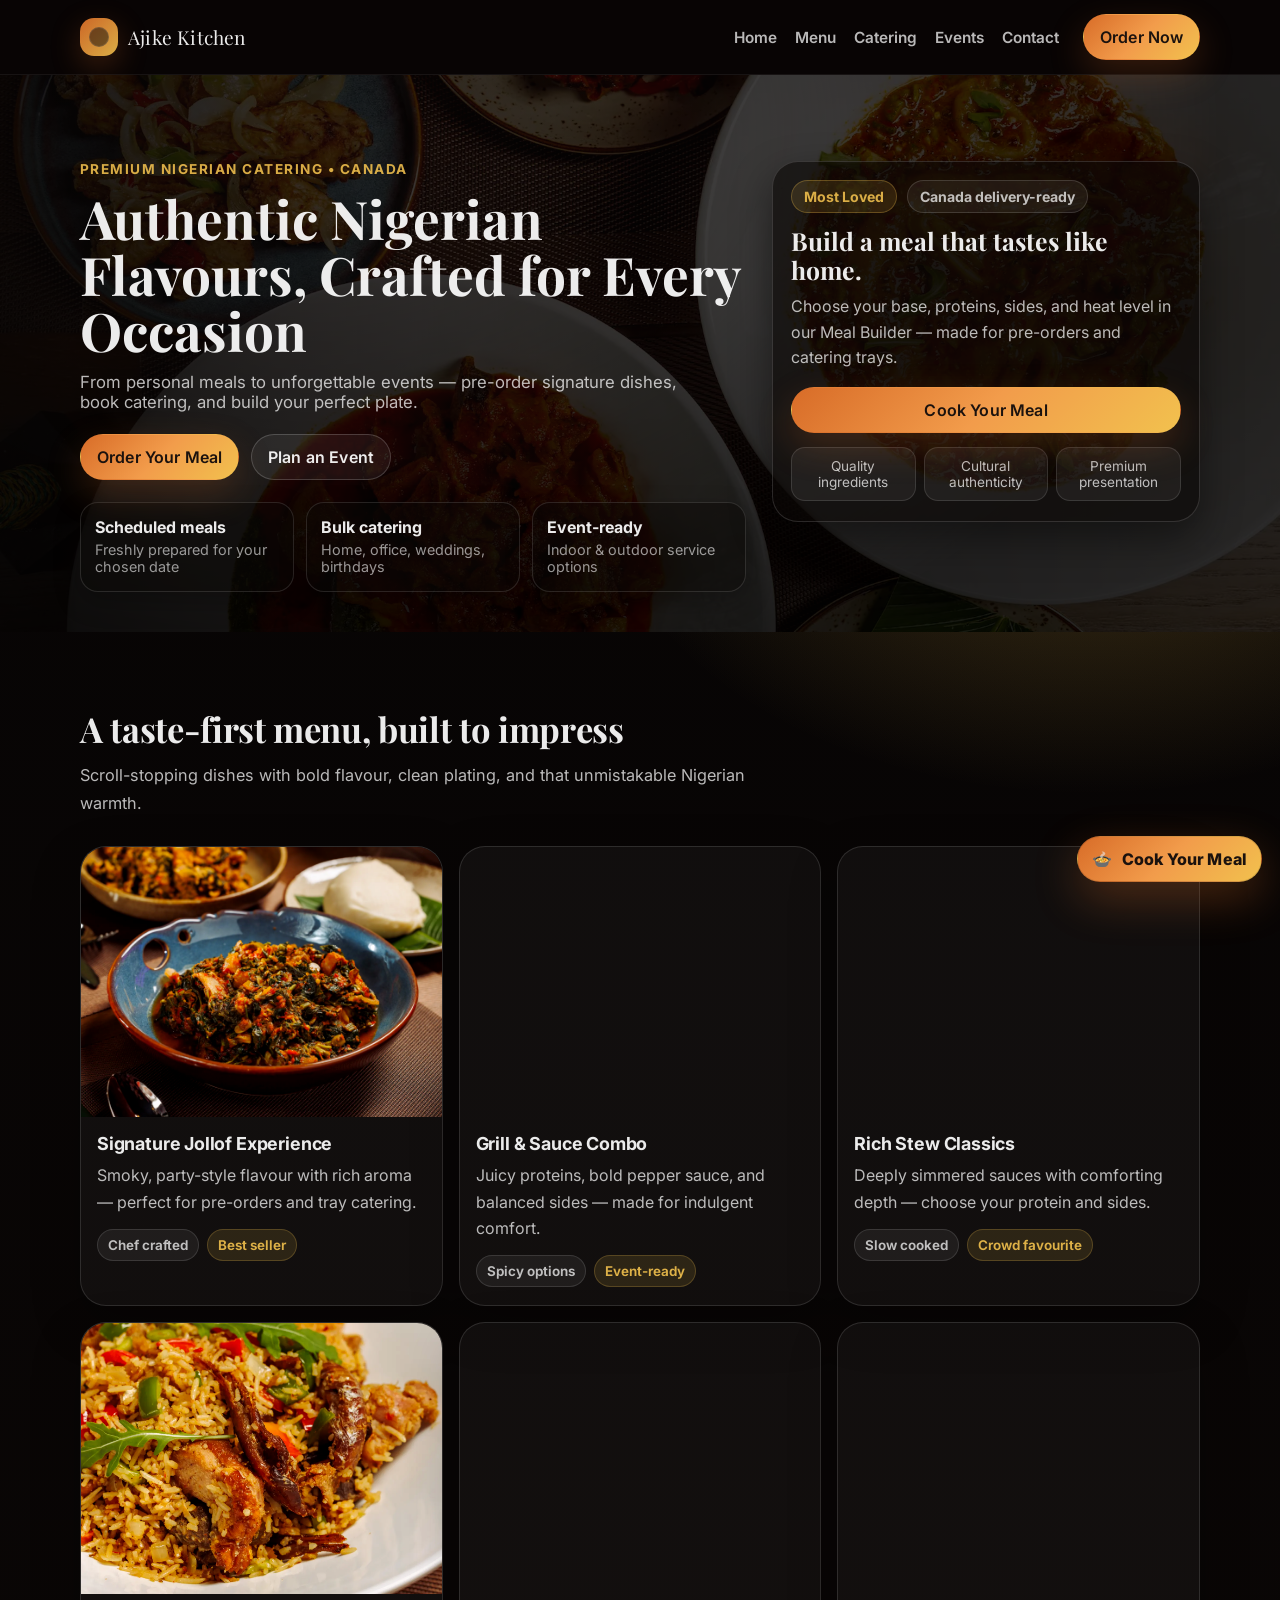
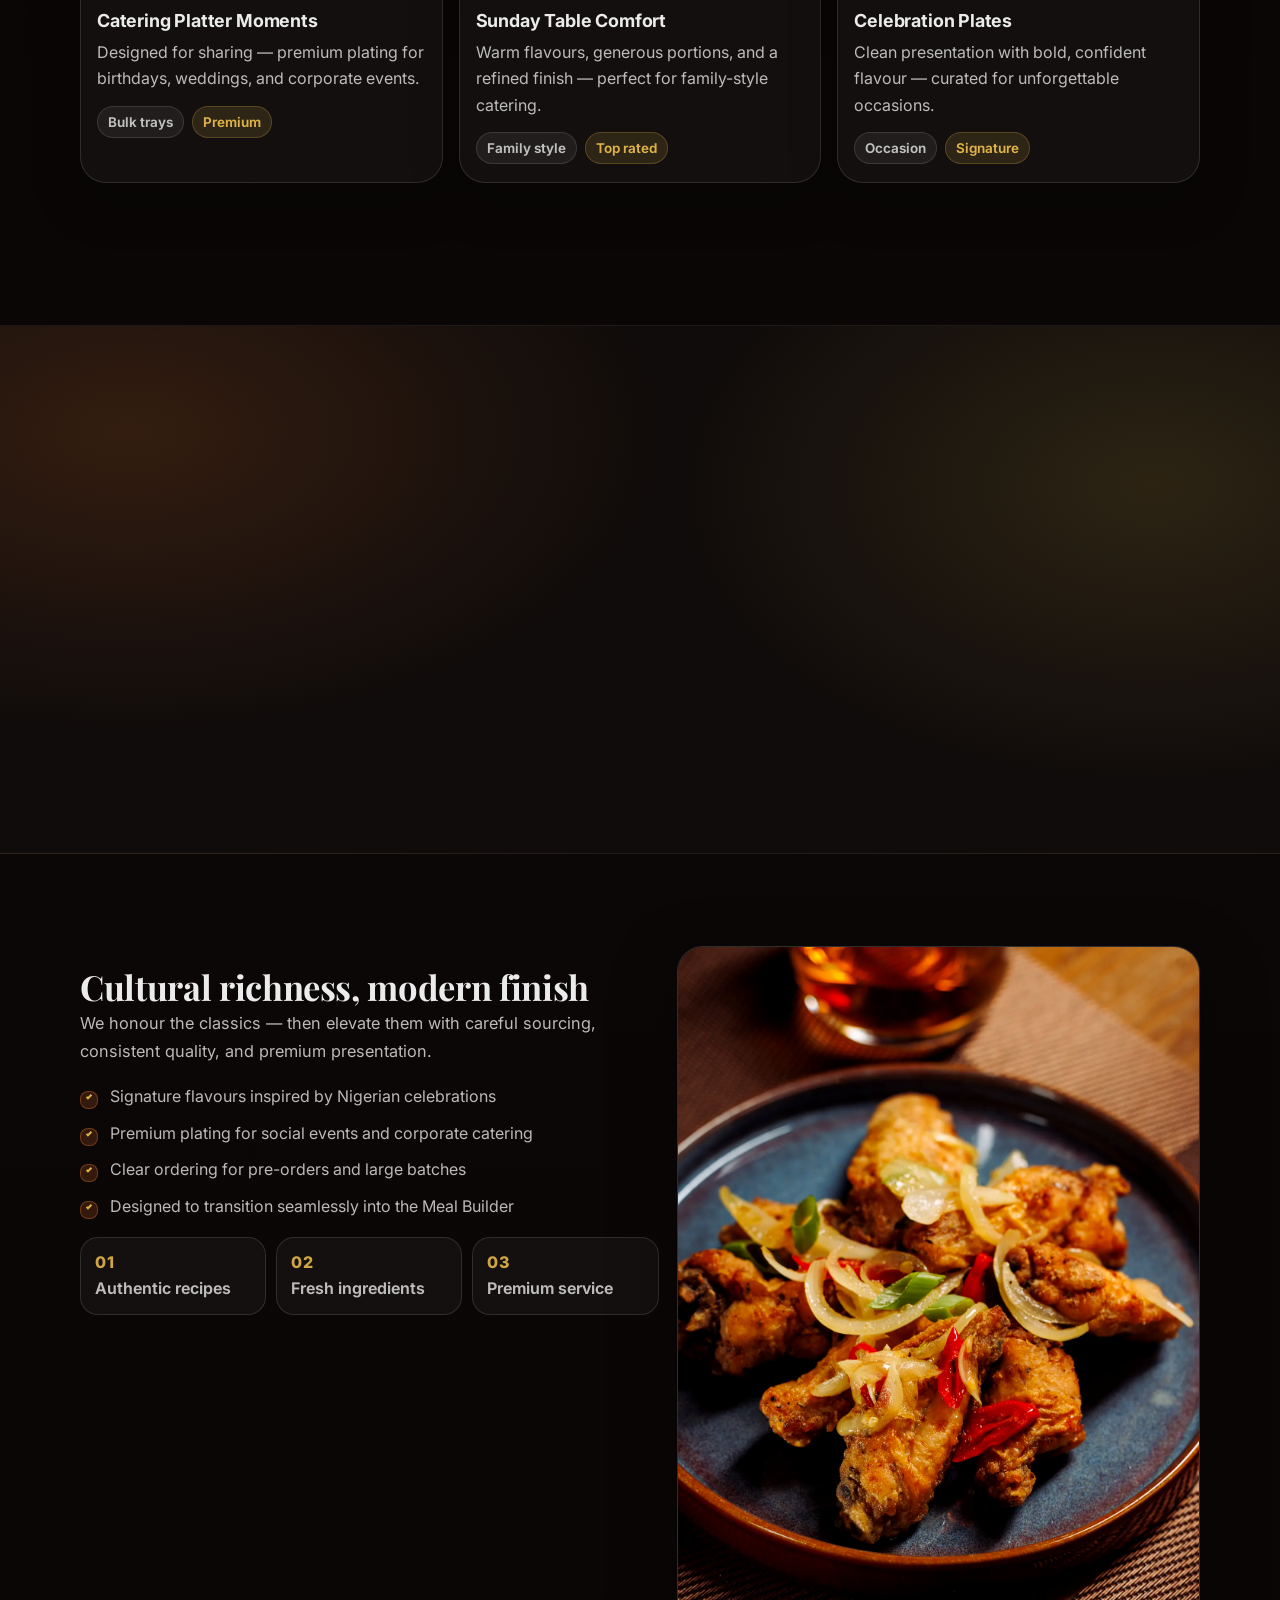
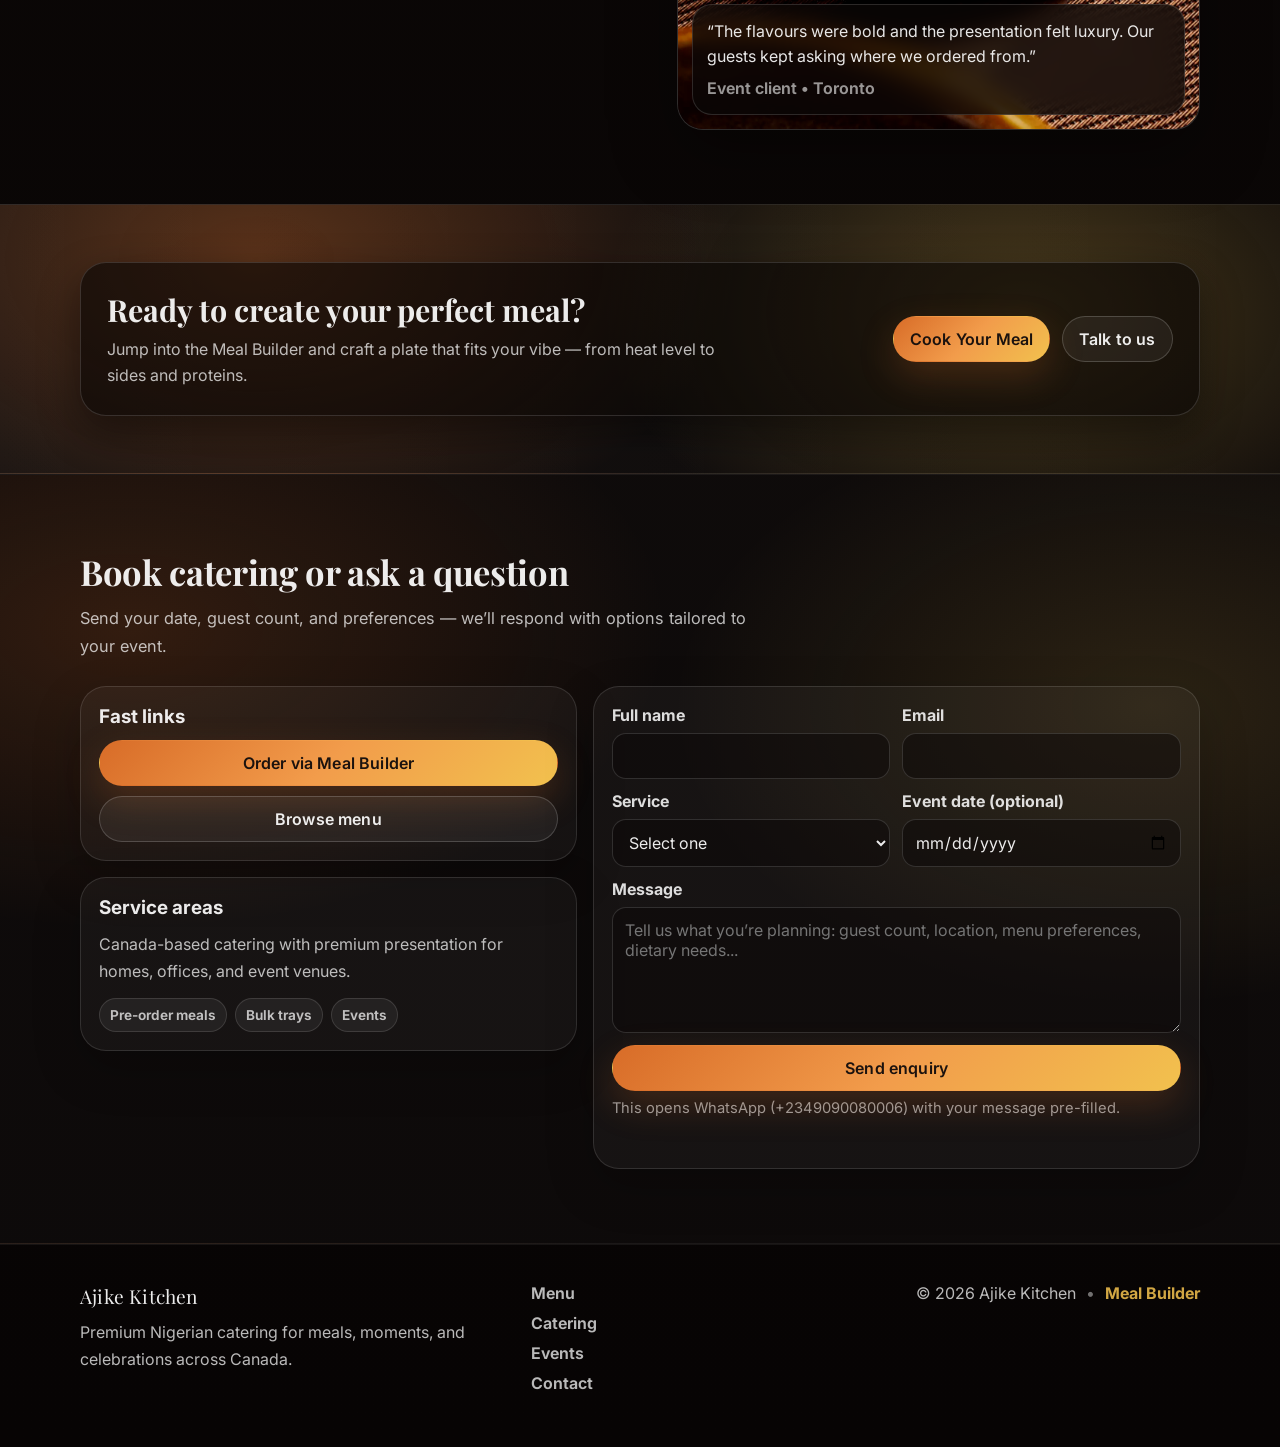
<file: index.html>
<!doctype html>
<html lang="en">
  <head>
    <meta charset="utf-8" />
    <meta name="viewport" content="width=device-width, initial-scale=1" />
    <meta
      name="description"
      content="Premium Nigerian catering in Canada — pre-order signature meals, book bulk catering, and plan unforgettable indoor & outdoor events."
    />
    <title>Ajike Kitchen | Premium Nigerian Catering (Canada)</title>
    <link rel="preconnect" href="https://fonts.googleapis.com" />
    <link rel="preconnect" href="https://fonts.gstatic.com" crossorigin />
    <link
      href="https://fonts.googleapis.com/css2?family=Inter:wght@400;500;600;700&family=Playfair+Display:wght@500;600;700&display=swap"
      rel="stylesheet"
    />
    <link rel="stylesheet" href="css/styles.css" />
  </head>
  <body>
    <a class="skip-link" href="#main">Skip to content</a>

    <header class="site-header" data-header>
      <div class="container header-inner">
        <a class="brand" href="#home" aria-label="Ajike Kitchen home">
          <span class="brand-mark" aria-hidden="true"></span>
          <span class="brand-text">Ajike Kitchen</span>
        </a>

        <button class="nav-toggle" type="button" aria-expanded="false" aria-controls="site-nav" data-nav-toggle>
          <span class="nav-toggle-lines" aria-hidden="true"></span>
          <span class="sr-only">Open menu</span>
        </button>

        <nav class="site-nav" id="site-nav" data-nav>
          <a class="nav-link" href="#home">Home</a>
          <a class="nav-link" href="#menu">Menu</a>
          <a class="nav-link" href="#catering">Catering</a>
          <a class="nav-link" href="#events">Events</a>
          <a class="nav-link" href="#contact">Contact</a>
          <a class="btn btn-primary nav-cta" href="mealbuilder/">Order Now</a>
        </nav>
      </div>
    </header>

    <main id="main">
      <section class="hero" id="home" aria-label="Hero">
        <div class="hero-media" aria-hidden="true">
          <img
            src="images/image12.webp"
            alt=""
            decoding="async"
            fetchpriority="high"
            class="hero-img"
          />
          <div class="hero-overlay"></div>
        </div>

        <div class="container hero-inner">
          <div class="hero-copy reveal">
            <p class="eyebrow">Premium Nigerian Catering • Canada</p>
            <h1 class="hero-title">Authentic Nigerian Flavours, Crafted for Every Occasion</h1>
            <p class="hero-subtitle">From personal meals to unforgettable events — pre-order signature dishes, book catering, and build your perfect plate.</p>

            <div class="hero-actions">
              <a class="btn btn-primary" href="mealbuilder/">Order Your Meal</a>
              <a class="btn btn-secondary" href="#events">Plan an Event</a>
            </div>

            <div class="hero-highlights">
              <div class="highlight">
                <span class="highlight-title">Scheduled meals</span>
                <span class="highlight-sub">Freshly prepared for your chosen date</span>
              </div>
              <div class="highlight">
                <span class="highlight-title">Bulk catering</span>
                <span class="highlight-sub">Home, office, weddings, birthdays</span>
              </div>
              <div class="highlight">
                <span class="highlight-title">Event-ready</span>
                <span class="highlight-sub">Indoor & outdoor service options</span>
              </div>
            </div>
          </div>

          <div class="hero-card reveal" data-tilt>
            <div class="hero-card-top">
              <span class="pill">Most Loved</span>
              <span class="pill pill-muted">Canada delivery-ready</span>
            </div>
            <h2 class="hero-card-title">Build a meal that tastes like home.</h2>
            <p class="hero-card-text">Choose your base, proteins, sides, and heat level in our Meal Builder — made for pre-orders and catering trays.</p>
            <a class="btn btn-primary btn-block" href="mealbuilder/">Cook Your Meal</a>
            <div class="hero-card-trust">
              <span class="trust-badge">Quality ingredients</span>
              <span class="trust-badge">Cultural authenticity</span>
              <span class="trust-badge">Premium presentation</span>
            </div>
          </div>
        </div>
      </section>

      <section class="section" id="menu" aria-label="Food showcase">
        <div class="container">
          <div class="section-head reveal">
            <h2 class="section-title">A taste-first menu, built to impress</h2>
            <p class="section-subtitle">Scroll-stopping dishes with bold flavour, clean plating, and that unmistakable Nigerian warmth.</p>
          </div>

          <div class="meal-grid" data-meal-grid>
            <article class="meal-card reveal">
              <a class="meal-media" href="mealbuilder/" aria-label="Open meal builder">
                <img src="images/image1.webp" alt="Signature Nigerian dish beautifully plated" loading="lazy" decoding="async" />
              </a>
              <div class="meal-body">
                <h3 class="meal-title">Signature Jollof Experience</h3>
                <p class="meal-text">Smoky, party-style flavour with rich aroma — perfect for pre-orders and tray catering.</p>
                <div class="meal-meta">
                  <span class="tag">Chef crafted</span>
                  <span class="tag tag-gold">Best seller</span>
                </div>
              </div>
            </article>

            <article class="meal-card reveal">
              <a class="meal-media" href="mealbuilder/" aria-label="Open meal builder">
                <img src="images/image2.webp" alt="Nigerian meal with protein and sides" loading="lazy" decoding="async" />
              </a>
              <div class="meal-body">
                <h3 class="meal-title">Grill & Sauce Combo</h3>
                <p class="meal-text">Juicy proteins, bold pepper sauce, and balanced sides — made for indulgent comfort.</p>
                <div class="meal-meta">
                  <span class="tag">Spicy options</span>
                  <span class="tag tag-gold">Event-ready</span>
                </div>
              </div>
            </article>

            <article class="meal-card reveal">
              <a class="meal-media" href="mealbuilder/" aria-label="Open meal builder">
                <img src="images/image3.webp" alt="Nigerian stew and sides in premium presentation" loading="lazy" decoding="async" />
              </a>
              <div class="meal-body">
                <h3 class="meal-title">Rich Stew Classics</h3>
                <p class="meal-text">Deeply simmered sauces with comforting depth — choose your protein and sides.</p>
                <div class="meal-meta">
                  <span class="tag">Slow cooked</span>
                  <span class="tag tag-gold">Crowd favourite</span>
                </div>
              </div>
            </article>

            <article class="meal-card reveal">
              <a class="meal-media" href="mealbuilder/" aria-label="Open meal builder">
                <img src="images/image4.webp" alt="Plated Nigerian meal for catering" loading="lazy" decoding="async" />
              </a>
              <div class="meal-body">
                <h3 class="meal-title">Catering Platter Moments</h3>
                <p class="meal-text">Designed for sharing — premium plating for birthdays, weddings, and corporate events.</p>
                <div class="meal-meta">
                  <span class="tag">Bulk trays</span>
                  <span class="tag tag-gold">Premium</span>
                </div>
              </div>
            </article>

            <article class="meal-card reveal">
              <a class="meal-media" href="mealbuilder/" aria-label="Open meal builder">
                <img src="images/image5.webp" alt="Nigerian rice dish served on a table" loading="lazy" decoding="async" />
              </a>
              <div class="meal-body">
                <h3 class="meal-title">Sunday Table Comfort</h3>
                <p class="meal-text">Warm flavours, generous portions, and a refined finish — perfect for family-style catering.</p>
                <div class="meal-meta">
                  <span class="tag">Family style</span>
                  <span class="tag tag-gold">Top rated</span>
                </div>
              </div>
            </article>

            <article class="meal-card reveal">
              <a class="meal-media" href="mealbuilder/" aria-label="Open meal builder">
                <img src="images/image6.webp" alt="Beautiful Nigerian meal presentation" loading="lazy" decoding="async" />
              </a>
              <div class="meal-body">
                <h3 class="meal-title">Celebration Plates</h3>
                <p class="meal-text">Clean presentation with bold, confident flavour — curated for unforgettable occasions.</p>
                <div class="meal-meta">
                  <span class="tag">Occasion</span>
                  <span class="tag tag-gold">Signature</span>
                </div>
              </div>
            </article>
          </div>

          <div class="section-cta reveal">
            <a class="btn btn-primary" href="mealbuilder/">Start Meal Builder</a>
            <a class="btn btn-tertiary" href="#contact">Get a catering quote</a>
          </div>
        </div>
      </section>

      <section class="section section-alt" id="catering" aria-label="Service options">
        <div class="container">
          <div class="section-head reveal">
            <h2 class="section-title">Choose your service</h2>
            <p class="section-subtitle">A clear path from craving → ordering — whether it’s one plate or a full celebration.</p>
          </div>

          <div class="service-grid">
            <article class="service-card reveal">
              <div class="service-icon" aria-hidden="true">
                <svg viewBox="0 0 24 24" role="img" focusable="false">
                  <path d="M7 2a1 1 0 0 1 1 1v8a3 3 0 1 1-2 0V3a1 1 0 0 1 1-1Zm10 0a1 1 0 0 1 1 1v7.2a3.8 3.8 0 1 1-2 0V9h-1a1 1 0 1 1 0-2h1V3a1 1 0 0 1 1-1Z" />
                </svg>
              </div>
              <h3 class="service-title">Single Meal Orders (Scheduled)</h3>
              <p class="service-text">Pre-order for your preferred date. Freshly cooked, carefully packaged, and beautifully presented.</p>
              <a class="btn btn-primary btn-block" href="mealbuilder/">Order a meal</a>
            </article>

            <article class="service-card reveal">
              <div class="service-icon" aria-hidden="true">
                <svg viewBox="0 0 24 24" role="img" focusable="false">
                  <path d="M3 7a2 2 0 0 1 2-2h14a2 2 0 0 1 2 2v2H3V7Zm0 4h18v6a2 2 0 0 1-2 2H5a2 2 0 0 1-2-2v-6Zm6 2a1 1 0 1 0 0 2h6a1 1 0 1 0 0-2H9Z" />
                </svg>
              </div>
              <h3 class="service-title">Bulk Catering</h3>
              <p class="service-text">Trays, platters, and full spreads for offices, parties, and gatherings — portioned and priced clearly.</p>
              <a class="btn btn-secondary btn-block" href="#contact">Request a quote</a>
            </article>

            <article class="service-card reveal" id="events">
              <div class="service-icon" aria-hidden="true">
                <svg viewBox="0 0 24 24" role="img" focusable="false">
                  <path d="M7 3a1 1 0 0 1 1 1v1h8V4a1 1 0 1 1 2 0v1h1a2 2 0 0 1 2 2v3H3V7a2 2 0 0 1 2-2h1V4a1 1 0 0 1 1-1Zm14 9v7a2 2 0 0 1-2 2H5a2 2 0 0 1-2-2v-7h18Zm-12 2a1 1 0 0 0 0 2h6a1 1 0 1 0 0-2H9Z" />
                </svg>
              </div>
              <h3 class="service-title">Indoor & Outdoor Events</h3>
              <p class="service-text">Weddings, birthdays, and corporate events with a premium Nigerian menu and a seamless booking journey.</p>
              <a class="btn btn-secondary btn-block" href="#contact">Book an event</a>
            </article>
          </div>
        </div>
      </section>

      <section class="section" aria-label="Experience">
        <div class="container">
          <div class="experience">
            <div class="experience-copy reveal">
              <h2 class="section-title">Cultural richness, modern finish</h2>
              <p class="section-subtitle">We honour the classics — then elevate them with careful sourcing, consistent quality, and premium presentation.</p>
              <ul class="checklist">
                <li>Signature flavours inspired by Nigerian celebrations</li>
                <li>Premium plating for social events and corporate catering</li>
                <li>Clear ordering for pre-orders and large batches</li>
                <li>Designed to transition seamlessly into the Meal Builder</li>
              </ul>

              <div class="trust-row">
                <div class="trust-card">
                  <span class="trust-number">01</span>
                  <span class="trust-label">Authentic recipes</span>
                </div>
                <div class="trust-card">
                  <span class="trust-number">02</span>
                  <span class="trust-label">Fresh ingredients</span>
                </div>
                <div class="trust-card">
                  <span class="trust-number">03</span>
                  <span class="trust-label">Premium service</span>
                </div>
              </div>
            </div>

            <div class="experience-media reveal">
              <img src="images/image10.webp" alt="Premium Nigerian food presentation for events" loading="lazy" decoding="async" />
              <div class="testimonial">
                <p class="testimonial-quote">“The flavours were bold and the presentation felt luxury. Our guests kept asking where we ordered from.”</p>
                <p class="testimonial-meta">Event client • Toronto</p>
              </div>
            </div>
          </div>
        </div>
      </section>

      <section class="cta-banner" aria-label="Call to action">
        <div class="container cta-inner reveal">
          <div class="cta-copy">
            <h2 class="cta-title">Ready to create your perfect meal?</h2>
            <p class="cta-text">Jump into the Meal Builder and craft a plate that fits your vibe — from heat level to sides and proteins.</p>
          </div>
          <div class="cta-actions">
            <a class="btn btn-primary" href="mealbuilder/">Cook Your Meal</a>
            <a class="btn btn-secondary" href="#contact">Talk to us</a>
          </div>
        </div>
      </section>

      <section class="section section-alt" id="contact" aria-label="Contact">
        <div class="container">
          <div class="section-head reveal">
            <h2 class="section-title">Book catering or ask a question</h2>
            <p class="section-subtitle">Send your date, guest count, and preferences — we’ll respond with options tailored to your event.</p>
          </div>

          <div class="contact-grid">
            <div class="contact-cards">
              <article class="info-card reveal">
                <h3 class="info-title">Fast links</h3>
                <div class="info-actions">
                  <a class="btn btn-primary btn-block" href="mealbuilder/">Order via Meal Builder</a>
                  <a class="btn btn-secondary btn-block" href="#menu">Browse menu</a>
                </div>
              </article>

              <article class="info-card reveal">
                <h3 class="info-title">Service areas</h3>
                <p class="info-text">Canada-based catering with premium presentation for homes, offices, and event venues.</p>
                <div class="mini-badges">
                  <span class="mini-badge">Pre-order meals</span>
                  <span class="mini-badge">Bulk trays</span>
                  <span class="mini-badge">Events</span>
                </div>
              </article>
            </div>

            <form class="contact-form reveal" data-contact-form>
              <div class="form-row">
                <label class="field">
                  <span class="field-label">Full name</span>
                  <input name="name" type="text" autocomplete="name" required />
                </label>
                <label class="field">
                  <span class="field-label">Email</span>
                  <input name="email" type="email" autocomplete="email" inputmode="email" required />
                </label>
              </div>

              <div class="form-row">
                <label class="field">
                  <span class="field-label">Service</span>
                  <select name="service" required>
                    <option value="" selected disabled>Select one</option>
                    <option value="single-meals">Scheduled single meals</option>
                    <option value="bulk-catering">Bulk catering</option>
                    <option value="events">Indoor / outdoor events</option>
                  </select>
                </label>
                <label class="field">
                  <span class="field-label">Event date (optional)</span>
                  <input name="date" type="date" />
                </label>
              </div>

              <label class="field">
                <span class="field-label">Message</span>
                <textarea name="message" rows="5" placeholder="Tell us what you’re planning: guest count, location, menu preferences, dietary needs..." required></textarea>
              </label>

              <div class="form-actions">
                <button class="btn btn-primary" type="submit">Send enquiry</button>
                <p class="form-note">This opens WhatsApp (+2349090080006) with your message pre-filled.</p>
              </div>

              <p class="form-status" role="status" aria-live="polite" data-form-status></p>
            </form>
          </div>
        </div>
      </section>
    </main>

    <footer class="site-footer" aria-label="Footer">
      <div class="container footer-inner">
        <div class="footer-brand">
          <span class="brand-text">Ajike Kitchen</span>
          <p class="footer-tagline">Premium Nigerian catering for meals, moments, and celebrations across Canada.</p>
        </div>
        <div class="footer-links">
          <a href="#menu">Menu</a>
          <a href="#catering">Catering</a>
          <a href="#events">Events</a>
          <a href="#contact">Contact</a>
        </div>
        <div class="footer-meta">
          <span>&copy; <span data-year></span> Ajike Kitchen</span>
          <span class="footer-dot" aria-hidden="true">•</span>
          <a href="mealbuilder/">Meal Builder</a>
        </div>
      </div>
    </footer>

    <a class="fab" href="mealbuilder/" data-fab aria-label="Cook your meal in the Meal Builder">
      <span class="fab-inner">
        <span class="fab-icon" aria-hidden="true">🍲</span>
        <span class="fab-text">Cook Your Meal</span>
      </span>
    </a>

    <div class="mobile-sticky-cta" data-mobile-cta>
      <a class="btn btn-primary btn-block" href="mealbuilder/">Order Now</a>
    </div>

    <div class="toast" role="status" aria-live="polite" aria-atomic="true" data-toast></div>

    <script src="js/script.js" defer></script>
  </body>
</html>
</file>
<file: css/styles.css>
:root {
  --bg: #0b0706;
  --surface: rgba(255, 255, 255, 0.06);
  --surface-2: rgba(255, 255, 255, 0.1);
  --text: rgba(255, 255, 255, 0.92);
  --muted: rgba(255, 255, 255, 0.72);
  --muted-2: rgba(255, 255, 255, 0.58);
  --border: rgba(255, 255, 255, 0.12);
  --shadow: 0 16px 40px rgba(0, 0, 0, 0.45);

  --orange: #d86c28;
  --orange-2: #f29c4b;
  --gold: #f2c14e;
  --brown: #2a170f;

  --radius-sm: 12px;
  --radius-md: 18px;
  --radius-lg: 26px;

  --container: 1120px;
  --font-sans: Inter, system-ui, -apple-system, Segoe UI, Roboto, Arial, sans-serif;
  --font-serif: "Playfair Display", ui-serif, Georgia, "Times New Roman", serif;
}

*,
*::before,
*::after {
  box-sizing: border-box;
}

html {
  scroll-behavior: smooth;
}

body {
  margin: 0;
  font-family: var(--font-sans);
  color: var(--text);
  background: radial-gradient(1200px 700px at 20% -10%, rgba(216, 108, 40, 0.35), transparent 60%),
    radial-gradient(900px 600px at 85% 10%, rgba(242, 193, 78, 0.25), transparent 55%),
    linear-gradient(180deg, #060404 0%, var(--bg) 52%, #080505 100%);
  overflow-x: hidden;
}

img {
  max-width: 100%;
  display: block;
}

a {
  color: inherit;
  text-decoration: none;
}

button,
input,
select,
textarea {
  font: inherit;
}

.sr-only {
  position: absolute;
  width: 1px;
  height: 1px;
  padding: 0;
  margin: -1px;
  overflow: hidden;
  clip: rect(0, 0, 0, 0);
  white-space: nowrap;
  border: 0;
}

.skip-link {
  position: absolute;
  top: 10px;
  left: 10px;
  z-index: 1000;
  padding: 10px 14px;
  border-radius: 999px;
  background: rgba(255, 255, 255, 0.92);
  color: #1b120e;
  transform: translateY(-160%);
  transition: transform 180ms ease;
}

.skip-link:focus {
  transform: translateY(0);
}

.container {
  width: min(var(--container), calc(100% - 40px));
  margin: 0 auto;
}

.btn {
  display: inline-flex;
  align-items: center;
  justify-content: center;
  gap: 10px;
  padding: 12px 16px;
  border-radius: 999px;
  border: 1px solid transparent;
  cursor: pointer;
  font-weight: 600;
  letter-spacing: 0.01em;
  transition: transform 160ms ease, box-shadow 160ms ease, background 160ms ease, border-color 160ms ease;
  will-change: transform;
}

.btn:active {
  transform: translateY(1px);
}

.btn-primary {
  background: linear-gradient(135deg, var(--orange) 0%, var(--orange-2) 50%, var(--gold) 100%);
  color: #1b120e;
  box-shadow: 0 14px 36px rgba(216, 108, 40, 0.22);
}

.btn-primary:hover {
  box-shadow: 0 18px 44px rgba(216, 108, 40, 0.32);
  transform: translateY(-1px);
}

.btn-secondary {
  background: rgba(255, 255, 255, 0.06);
  border-color: rgba(255, 255, 255, 0.18);
}

.btn-secondary:hover {
  background: rgba(255, 255, 255, 0.1);
  border-color: rgba(242, 193, 78, 0.42);
  transform: translateY(-1px);
}

.btn-tertiary {
  background: transparent;
  border-color: rgba(255, 255, 255, 0.16);
}

.btn-tertiary:hover {
  border-color: rgba(242, 193, 78, 0.42);
  transform: translateY(-1px);
}

.btn-block {
  width: 100%;
}

.site-header {
  position: sticky;
  top: 0;
  z-index: 60;
  background: rgba(11, 7, 6, 0.55);
  backdrop-filter: blur(16px);
  border-bottom: 1px solid rgba(255, 255, 255, 0.06);
}

.site-header.is-scrolled {
  background: rgba(11, 7, 6, 0.78);
  border-bottom-color: rgba(255, 255, 255, 0.1);
}

.header-inner {
  display: flex;
  align-items: center;
  justify-content: space-between;
  padding: 14px 0;
  gap: 16px;
}

.brand {
  display: inline-flex;
  align-items: center;
  gap: 10px;
}

.brand-mark {
  width: 38px;
  height: 38px;
  border-radius: 14px;
  background: linear-gradient(135deg, rgba(216, 108, 40, 0.95), rgba(242, 193, 78, 0.9));
  box-shadow: 0 10px 30px rgba(216, 108, 40, 0.25);
  position: relative;
}

.brand-mark::after {
  content: "";
  position: absolute;
  inset: 9px;
  border-radius: 10px;
  background: rgba(11, 7, 6, 0.5);
  border: 1px solid rgba(255, 255, 255, 0.1);
}

.brand-text {
  font-family: var(--font-serif);
  font-size: 1.2rem;
  letter-spacing: 0.01em;
}

.site-nav {
  display: flex;
  align-items: center;
  gap: 18px;
}

.nav-link {
  color: var(--muted);
  font-weight: 600;
  font-size: 0.96rem;
  transition: color 160ms ease;
}

.nav-link:hover {
  color: rgba(255, 255, 255, 0.92);
}

.nav-cta {
  margin-left: 6px;
}

.nav-toggle {
  display: none;
  width: 44px;
  height: 44px;
  border-radius: 14px;
  background: rgba(255, 255, 255, 0.06);
  border: 1px solid rgba(255, 255, 255, 0.14);
  color: var(--text);
  align-items: center;
  justify-content: center;
}

.nav-toggle-lines {
  width: 20px;
  height: 14px;
  position: relative;
  display: block;
}

.nav-toggle-lines::before,
.nav-toggle-lines::after {
  content: "";
  position: absolute;
  left: 0;
  right: 0;
  height: 2px;
  border-radius: 2px;
  background: rgba(255, 255, 255, 0.92);
  transition: transform 180ms ease, top 180ms ease, opacity 180ms ease;
}

.nav-toggle-lines::before {
  top: 3px;
}

.nav-toggle-lines::after {
  top: 9px;
}

.site-header.nav-open .nav-toggle-lines::before {
  top: 6px;
  transform: rotate(45deg);
}

.site-header.nav-open .nav-toggle-lines::after {
  top: 6px;
  transform: rotate(-45deg);
}

.hero {
  position: relative;
  padding: 86px 0 40px;
}

.hero-media {
  position: absolute;
  inset: 0;
  pointer-events: none;
  overflow: hidden;
}

.hero-img {
  width: 100%;
  height: 100%;
  object-fit: cover;
  transform: scale(1.02);
  filter: saturate(1.06) contrast(1.08) brightness(0.88);
}

.hero-overlay {
  position: absolute;
  inset: 0;
  background: radial-gradient(900px 600px at 25% 10%, rgba(0, 0, 0, 0.25), rgba(0, 0, 0, 0.75)),
    linear-gradient(90deg, rgba(11, 7, 6, 0.85), rgba(11, 7, 6, 0.25));
}

.hero-inner {
  position: relative;
  display: grid;
  grid-template-columns: 1.4fr 0.9fr;
  gap: 26px;
  align-items: start;
}

.eyebrow {
  color: rgba(242, 193, 78, 0.88);
  font-weight: 700;
  letter-spacing: 0.11em;
  text-transform: uppercase;
  margin: 0 0 14px;
  font-size: 0.85rem;
}

.hero-title {
  font-family: var(--font-serif);
  font-size: clamp(2.2rem, 2.4vw + 1.4rem, 3.5rem);
  line-height: 1.05;
  margin: 0 0 14px;
}

.hero-subtitle {
  margin: 0 0 22px;
  color: var(--muted);
  font-size: 1.05rem;
  max-width: 56ch;
}

.hero-actions {
  display: flex;
  flex-wrap: wrap;
  gap: 12px;
  margin-bottom: 22px;
}

.hero-highlights {
  display: grid;
  grid-template-columns: repeat(3, minmax(0, 1fr));
  gap: 12px;
  margin-top: 10px;
}

.highlight {
  padding: 14px 14px 16px;
  border-radius: var(--radius-md);
  background: rgba(11, 7, 6, 0.45);
  border: 1px solid rgba(255, 255, 255, 0.12);
  box-shadow: 0 10px 26px rgba(0, 0, 0, 0.25);
}

.highlight-title {
  display: block;
  font-weight: 700;
  margin-bottom: 4px;
}

.highlight-sub {
  display: block;
  font-size: 0.9rem;
  color: var(--muted-2);
}

.hero-card {
  border-radius: var(--radius-lg);
  padding: 18px 18px 20px;
  border: 1px solid rgba(255, 255, 255, 0.14);
  background: rgba(11, 7, 6, 0.62);
  box-shadow: var(--shadow);
  position: sticky;
  top: 92px;
}

.hero-card-top {
  display: flex;
  gap: 10px;
  flex-wrap: wrap;
  margin-bottom: 14px;
}

.pill {
  display: inline-flex;
  align-items: center;
  padding: 7px 12px;
  border-radius: 999px;
  background: rgba(242, 193, 78, 0.12);
  border: 1px solid rgba(242, 193, 78, 0.28);
  color: rgba(242, 193, 78, 0.88);
  font-weight: 700;
  font-size: 0.88rem;
}

.pill-muted {
  background: rgba(255, 255, 255, 0.06);
  border-color: rgba(255, 255, 255, 0.14);
  color: var(--muted);
}

.hero-card-title {
  font-family: var(--font-serif);
  margin: 0 0 10px;
  font-size: 1.55rem;
  line-height: 1.15;
}

.hero-card-text {
  margin: 0 0 16px;
  color: var(--muted);
  line-height: 1.6;
}

.hero-card-trust {
  display: grid;
  grid-template-columns: repeat(3, minmax(0, 1fr));
  gap: 8px;
  margin-top: 14px;
}

.trust-badge {
  font-size: 0.85rem;
  color: var(--muted);
  background: rgba(255, 255, 255, 0.06);
  border: 1px solid rgba(255, 255, 255, 0.12);
  padding: 10px 10px;
  border-radius: 14px;
  text-align: center;
}

.section {
  padding: 74px 0;
}

.section-alt {
  background: radial-gradient(900px 500px at 10% 20%, rgba(216, 108, 40, 0.18), transparent 60%),
    radial-gradient(800px 500px at 90% 30%, rgba(242, 193, 78, 0.13), transparent 60%),
    rgba(255, 255, 255, 0.02);
  border-top: 1px solid rgba(255, 255, 255, 0.06);
  border-bottom: 1px solid rgba(255, 255, 255, 0.06);
}

.section-head {
  display: grid;
  gap: 10px;
  max-width: 70ch;
}

.section-title {
  font-family: var(--font-serif);
  margin: 0;
  font-size: clamp(1.65rem, 1.2vw + 1.2rem, 2.3rem);
  letter-spacing: -0.01em;
}

.section-subtitle {
  margin: 0;
  color: var(--muted);
  line-height: 1.7;
  font-size: 1.02rem;
}

.meal-grid {
  margin-top: 28px;
  display: grid;
  grid-template-columns: repeat(3, minmax(0, 1fr));
  gap: 16px;
}

.meal-card {
  border-radius: var(--radius-lg);
  overflow: hidden;
  border: 1px solid rgba(255, 255, 255, 0.12);
  background: rgba(255, 255, 255, 0.04);
  box-shadow: 0 18px 48px rgba(0, 0, 0, 0.28);
  transition: transform 180ms ease, box-shadow 180ms ease, border-color 180ms ease;
}

.meal-card:hover {
  transform: translateY(-4px);
  border-color: rgba(242, 193, 78, 0.26);
  box-shadow: 0 24px 70px rgba(0, 0, 0, 0.42);
}

.meal-media {
  display: block;
  position: relative;
  aspect-ratio: 4 / 3;
  overflow: hidden;
}

.meal-media img {
  width: 100%;
  height: 100%;
  object-fit: cover;
  transform: scale(1.02);
  transition: transform 240ms ease, filter 240ms ease;
  filter: saturate(1.04) contrast(1.04);
}

.meal-card:hover .meal-media img {
  transform: scale(1.08);
  filter: saturate(1.1) contrast(1.08);
}

.meal-body {
  padding: 16px 16px 18px;
}

.meal-title {
  margin: 0 0 8px;
  font-size: 1.12rem;
  letter-spacing: -0.01em;
}

.meal-text {
  margin: 0 0 14px;
  color: var(--muted);
  line-height: 1.65;
}

.meal-meta {
  display: flex;
  flex-wrap: wrap;
  gap: 8px;
}

.tag {
  font-size: 0.84rem;
  padding: 7px 10px;
  border-radius: 999px;
  background: rgba(255, 255, 255, 0.06);
  border: 1px solid rgba(255, 255, 255, 0.12);
  color: var(--muted);
  font-weight: 650;
}

.tag-gold {
  background: rgba(242, 193, 78, 0.12);
  border-color: rgba(242, 193, 78, 0.22);
  color: rgba(242, 193, 78, 0.9);
}

.section-cta {
  margin-top: 22px;
  display: flex;
  flex-wrap: wrap;
  gap: 12px;
}

.service-grid {
  margin-top: 26px;
  display: grid;
  grid-template-columns: repeat(3, minmax(0, 1fr));
  gap: 16px;
}

.service-card {
  border-radius: var(--radius-lg);
  padding: 18px;
  background: rgba(255, 255, 255, 0.04);
  border: 1px solid rgba(255, 255, 255, 0.12);
  transition: transform 180ms ease, border-color 180ms ease, box-shadow 180ms ease;
  box-shadow: 0 18px 48px rgba(0, 0, 0, 0.25);
}

.service-card:hover {
  transform: translateY(-4px);
  border-color: rgba(216, 108, 40, 0.32);
  box-shadow: 0 24px 70px rgba(0, 0, 0, 0.4);
}

.service-icon {
  width: 44px;
  height: 44px;
  border-radius: 16px;
  background: rgba(242, 193, 78, 0.12);
  border: 1px solid rgba(242, 193, 78, 0.2);
  display: inline-flex;
  align-items: center;
  justify-content: center;
  margin-bottom: 14px;
}

.service-icon svg {
  width: 22px;
  height: 22px;
  fill: rgba(242, 193, 78, 0.9);
}

.service-title {
  margin: 0 0 10px;
  font-size: 1.15rem;
}

.service-text {
  margin: 0 0 16px;
  color: var(--muted);
  line-height: 1.65;
}

.experience {
  margin-top: 18px;
  display: grid;
  grid-template-columns: 1.05fr 0.95fr;
  gap: 18px;
  align-items: stretch;
}

.experience-copy {
  padding: 18px 0;
}

.checklist {
  list-style: none;
  padding: 0;
  margin: 18px 0 18px;
  display: grid;
  gap: 10px;
}

.checklist li {
  position: relative;
  padding-left: 30px;
  color: var(--muted);
  line-height: 1.65;
}

.checklist li::before {
  content: "";
  position: absolute;
  left: 0;
  top: 8px;
  width: 18px;
  height: 18px;
  border-radius: 8px;
  background: rgba(216, 108, 40, 0.2);
  border: 1px solid rgba(216, 108, 40, 0.4);
}

.checklist li::after {
  content: "";
  position: absolute;
  left: 6px;
  top: 12px;
  width: 6px;
  height: 3px;
  border-left: 2px solid rgba(242, 193, 78, 0.9);
  border-bottom: 2px solid rgba(242, 193, 78, 0.9);
  transform: rotate(-45deg);
}

.trust-row {
  display: grid;
  grid-template-columns: repeat(3, minmax(0, 1fr));
  gap: 10px;
  margin-top: 18px;
}

.trust-card {
  border-radius: var(--radius-md);
  padding: 14px 14px 16px;
  background: rgba(255, 255, 255, 0.04);
  border: 1px solid rgba(255, 255, 255, 0.12);
}

.trust-number {
  display: block;
  font-weight: 800;
  color: rgba(242, 193, 78, 0.85);
  letter-spacing: 0.05em;
}

.trust-label {
  display: block;
  margin-top: 6px;
  color: var(--muted);
  font-weight: 650;
}

.experience-media {
  border-radius: var(--radius-lg);
  overflow: hidden;
  border: 1px solid rgba(255, 255, 255, 0.12);
  background: rgba(255, 255, 255, 0.04);
  box-shadow: 0 22px 66px rgba(0, 0, 0, 0.35);
  position: relative;
}

.experience-media img {
  width: 100%;
  height: 100%;
  object-fit: cover;
  min-height: 420px;
  filter: saturate(1.06) contrast(1.05);
}

.testimonial {
  position: absolute;
  left: 14px;
  right: 14px;
  bottom: 14px;
  padding: 14px 14px 16px;
  border-radius: 20px;
  background: rgba(11, 7, 6, 0.78);
  border: 1px solid rgba(255, 255, 255, 0.14);
  backdrop-filter: blur(10px);
}

.testimonial-quote {
  margin: 0 0 8px;
  line-height: 1.6;
  color: rgba(255, 255, 255, 0.9);
}

.testimonial-meta {
  margin: 0;
  color: var(--muted-2);
  font-weight: 650;
}

.cta-banner {
  padding: 58px 0;
  position: relative;
  overflow: hidden;
}

.cta-banner::before {
  content: "";
  position: absolute;
  inset: 0;
  background: radial-gradient(800px 500px at 20% 20%, rgba(216, 108, 40, 0.35), transparent 60%),
    radial-gradient(700px 450px at 80% 40%, rgba(242, 193, 78, 0.26), transparent 60%),
    linear-gradient(90deg, rgba(255, 255, 255, 0.06), rgba(255, 255, 255, 0.02));
  border-top: 1px solid rgba(255, 255, 255, 0.08);
  border-bottom: 1px solid rgba(255, 255, 255, 0.08);
}

.cta-inner {
  position: relative;
  border-radius: var(--radius-lg);
  padding: 26px;
  background: rgba(11, 7, 6, 0.62);
  border: 1px solid rgba(255, 255, 255, 0.14);
  box-shadow: var(--shadow);
  display: flex;
  align-items: center;
  justify-content: space-between;
  gap: 16px;
}

.cta-title {
  font-family: var(--font-serif);
  margin: 0 0 6px;
  font-size: 1.9rem;
}

.cta-text {
  margin: 0;
  color: var(--muted);
  line-height: 1.65;
  max-width: 62ch;
}

.cta-actions {
  display: flex;
  gap: 12px;
  flex-wrap: wrap;
}

.contact-grid {
  margin-top: 26px;
  display: grid;
  grid-template-columns: 0.9fr 1.1fr;
  gap: 16px;
  align-items: start;
}

.contact-cards {
  display: grid;
  gap: 16px;
}

.info-card {
  border-radius: var(--radius-lg);
  padding: 18px;
  background: rgba(255, 255, 255, 0.04);
  border: 1px solid rgba(255, 255, 255, 0.12);
  box-shadow: 0 18px 48px rgba(0, 0, 0, 0.22);
}

.info-title {
  margin: 0 0 12px;
  font-size: 1.18rem;
}

.info-text {
  margin: 0 0 14px;
  color: var(--muted);
  line-height: 1.65;
}

.info-actions {
  display: grid;
  gap: 10px;
}

.mini-badges {
  display: flex;
  flex-wrap: wrap;
  gap: 8px;
}

.mini-badge {
  font-size: 0.85rem;
  padding: 8px 10px;
  border-radius: 999px;
  background: rgba(255, 255, 255, 0.06);
  border: 1px solid rgba(255, 255, 255, 0.12);
  color: var(--muted);
  font-weight: 650;
}

.contact-form {
  border-radius: var(--radius-lg);
  padding: 18px;
  background: rgba(255, 255, 255, 0.04);
  border: 1px solid rgba(255, 255, 255, 0.12);
  box-shadow: 0 18px 48px rgba(0, 0, 0, 0.22);
}

.form-row {
  display: grid;
  grid-template-columns: repeat(2, minmax(0, 1fr));
  gap: 12px;
}

.field {
  display: grid;
  gap: 8px;
  margin-bottom: 12px;
}

.field-label {
  font-weight: 700;
  color: rgba(255, 255, 255, 0.86);
}

input,
select,
textarea {
  width: 100%;
  border-radius: 14px;
  padding: 12px 12px;
  border: 1px solid rgba(255, 255, 255, 0.14);
  background: rgba(11, 7, 6, 0.5);
  color: rgba(255, 255, 255, 0.92);
  outline: none;
  transition: border-color 160ms ease, box-shadow 160ms ease;
}

textarea {
  resize: vertical;
  min-height: 120px;
}

input:focus,
select:focus,
textarea:focus {
  border-color: rgba(242, 193, 78, 0.5);
  box-shadow: 0 0 0 4px rgba(242, 193, 78, 0.12);
}

.form-actions {
  display: grid;
  gap: 8px;
  align-items: start;
  margin-top: 10px;
}

.form-note {
  margin: 0;
  color: var(--muted-2);
  font-size: 0.92rem;
}

.form-status {
  margin: 10px 0 0;
  color: rgba(242, 193, 78, 0.9);
  font-weight: 650;
  min-height: 1.4em;
}

.site-footer {
  padding: 38px 0 54px;
  border-top: 1px solid rgba(255, 255, 255, 0.06);
  background: rgba(0, 0, 0, 0.1);
}

.footer-inner {
  display: grid;
  grid-template-columns: 1.2fr 0.8fr 1fr;
  gap: 14px;
  align-items: start;
}

.footer-tagline {
  margin: 10px 0 0;
  color: var(--muted);
  line-height: 1.7;
  max-width: 50ch;
}

.footer-links {
  display: grid;
  gap: 10px;
  justify-items: start;
}

.footer-links a {
  color: var(--muted);
  font-weight: 650;
}

.footer-links a:hover {
  color: rgba(255, 255, 255, 0.92);
}

.footer-meta {
  display: flex;
  flex-wrap: wrap;
  gap: 10px;
  justify-content: flex-end;
  align-items: center;
  color: var(--muted);
}

.footer-meta a {
  color: rgba(242, 193, 78, 0.86);
  font-weight: 700;
}

.footer-dot {
  opacity: 0.6;
}

.fab {
  position: fixed;
  right: 18px;
  bottom: 18px;
  z-index: 70;
  border-radius: 999px;
  background: linear-gradient(135deg, var(--orange) 0%, var(--orange-2) 50%, var(--gold) 100%);
  color: #1b120e;
  box-shadow: 0 16px 46px rgba(216, 108, 40, 0.32);
  border: 1px solid rgba(0, 0, 0, 0.12);
  transform: translateZ(0);
  transition: transform 160ms ease, box-shadow 160ms ease;
}

.fab:hover {
  transform: translateY(-2px);
  box-shadow: 0 20px 60px rgba(216, 108, 40, 0.42);
}

.fab-inner {
  display: inline-flex;
  align-items: center;
  gap: 10px;
  padding: 12px 14px;
}

.fab-text {
  font-weight: 800;
  letter-spacing: 0.01em;
}

.mobile-sticky-cta {
  display: none;
  position: fixed;
  left: 0;
  right: 0;
  bottom: 0;
  z-index: 65;
  padding: 10px 14px;
  background: rgba(11, 7, 6, 0.86);
  backdrop-filter: blur(12px);
  border-top: 1px solid rgba(255, 255, 255, 0.08);
}

.toast {
  position: fixed;
  left: 50%;
  bottom: 20px;
  transform: translateX(-50%) translateY(20px);
  opacity: 0;
  z-index: 80;
  padding: 12px 14px;
  border-radius: 999px;
  background: rgba(11, 7, 6, 0.9);
  border: 1px solid rgba(255, 255, 255, 0.14);
  color: rgba(255, 255, 255, 0.92);
  box-shadow: var(--shadow);
  transition: opacity 180ms ease, transform 180ms ease;
  max-width: min(560px, calc(100% - 28px));
  text-align: center;
}

.toast.is-visible {
  opacity: 1;
  transform: translateX(-50%) translateY(0);
}

.reveal {
  opacity: 0;
  transform: translateY(12px);
  transition: opacity 520ms ease, transform 520ms ease;
}

.reveal.is-visible {
  opacity: 1;
  transform: translateY(0);
}

@media (max-width: 980px) {
  .hero-inner {
    grid-template-columns: 1fr;
  }

  .hero-card {
    position: relative;
    top: auto;
  }

  .meal-grid {
    grid-template-columns: repeat(2, minmax(0, 1fr));
  }

  .service-grid {
    grid-template-columns: 1fr;
  }

  .experience {
    grid-template-columns: 1fr;
  }

  .experience-media img {
    min-height: 360px;
  }

  .contact-grid {
    grid-template-columns: 1fr;
  }

  .footer-inner {
    grid-template-columns: 1fr;
  }

  .footer-meta {
    justify-content: flex-start;
  }
}

@media (max-width: 720px) {
  .site-nav {
    position: fixed;
    top: 66px;
    left: 14px;
    right: 14px;
    flex-direction: column;
    align-items: stretch;
    gap: 10px;
    padding: 14px;
    border-radius: var(--radius-lg);
    background: rgba(11, 7, 6, 0.92);
    border: 1px solid rgba(255, 255, 255, 0.14);
    box-shadow: var(--shadow);
    transform: translateY(-10px);
    opacity: 0;
    pointer-events: none;
    transition: opacity 180ms ease, transform 180ms ease;
  }

  .site-header.nav-open .site-nav {
    transform: translateY(0);
    opacity: 1;
    pointer-events: auto;
  }

  .nav-toggle {
    display: inline-flex;
  }

  .nav-cta {
    margin-left: 0;
  }

  .hero {
    padding: 76px 0 34px;
  }

  .hero-highlights {
    grid-template-columns: 1fr;
  }

  .hero-card-trust {
    grid-template-columns: 1fr;
  }

  .meal-grid {
    grid-template-columns: 1fr;
  }

  .cta-inner {
    flex-direction: column;
    align-items: stretch;
  }

  .cta-title {
    font-size: 1.65rem;
  }

  .form-row {
    grid-template-columns: 1fr;
  }

  .fab {
    display: none;
  }

  .mobile-sticky-cta {
    display: block;
  }
}

@media (prefers-reduced-motion: reduce) {
  html {
    scroll-behavior: auto;
  }

  .btn,
  .meal-card,
  .service-card,
  .reveal,
  .toast,
  .fab {
    transition: none !important;
  }

  .meal-media img {
    transition: none !important;
  }
}
</file>
